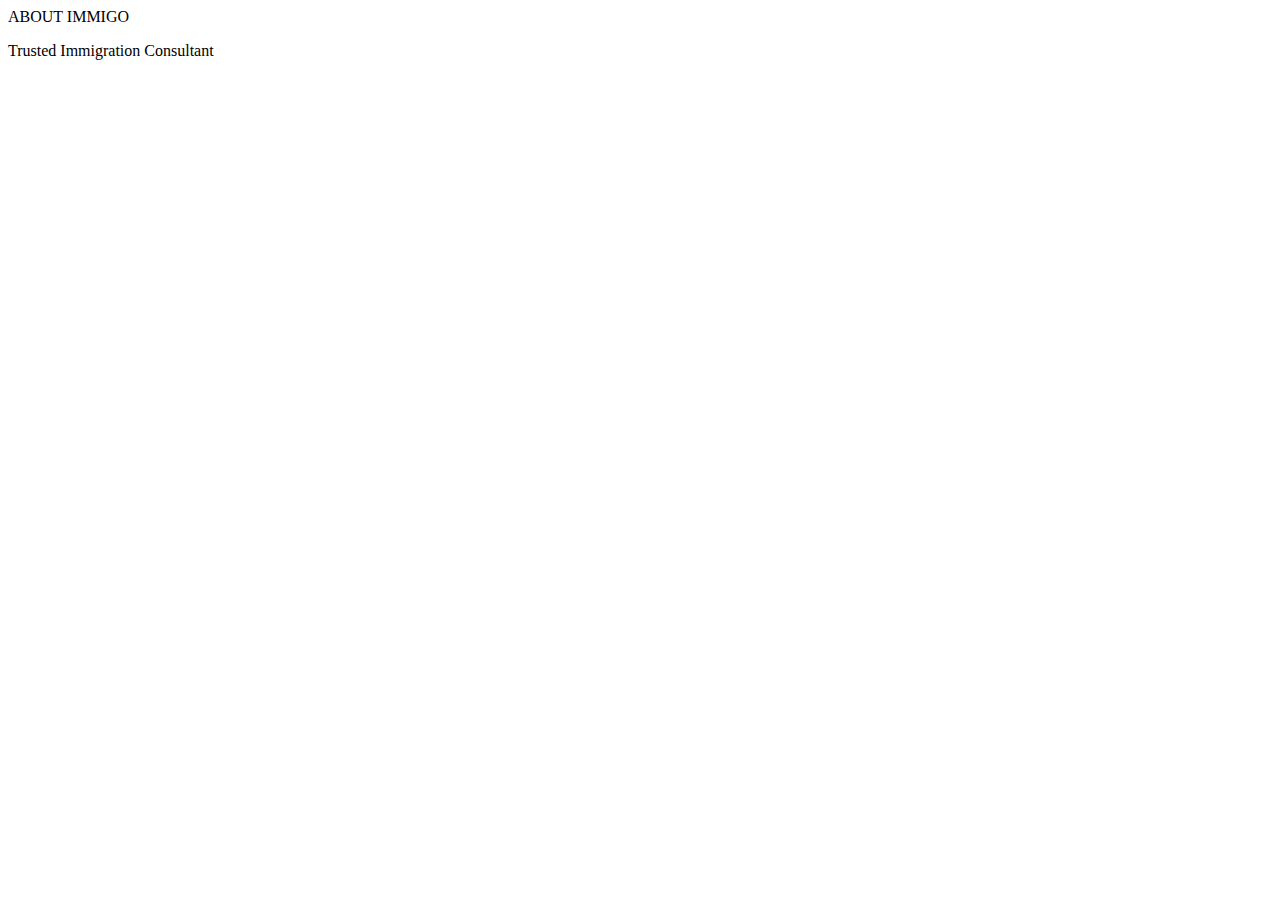
<file: about.html>
<html>

<body>

    <div class="about-container">
        <div class="about-banner">
            <div class="about-banner_div">
                <div class="about-banner_div1">
                    <p>
                        ABOUT IMMIGO
                    </p>
                    <span>Trusted Immigration Consultant</span>
                </div>
            </div>
        </div>
    </div>
</body>

</html>
</file>
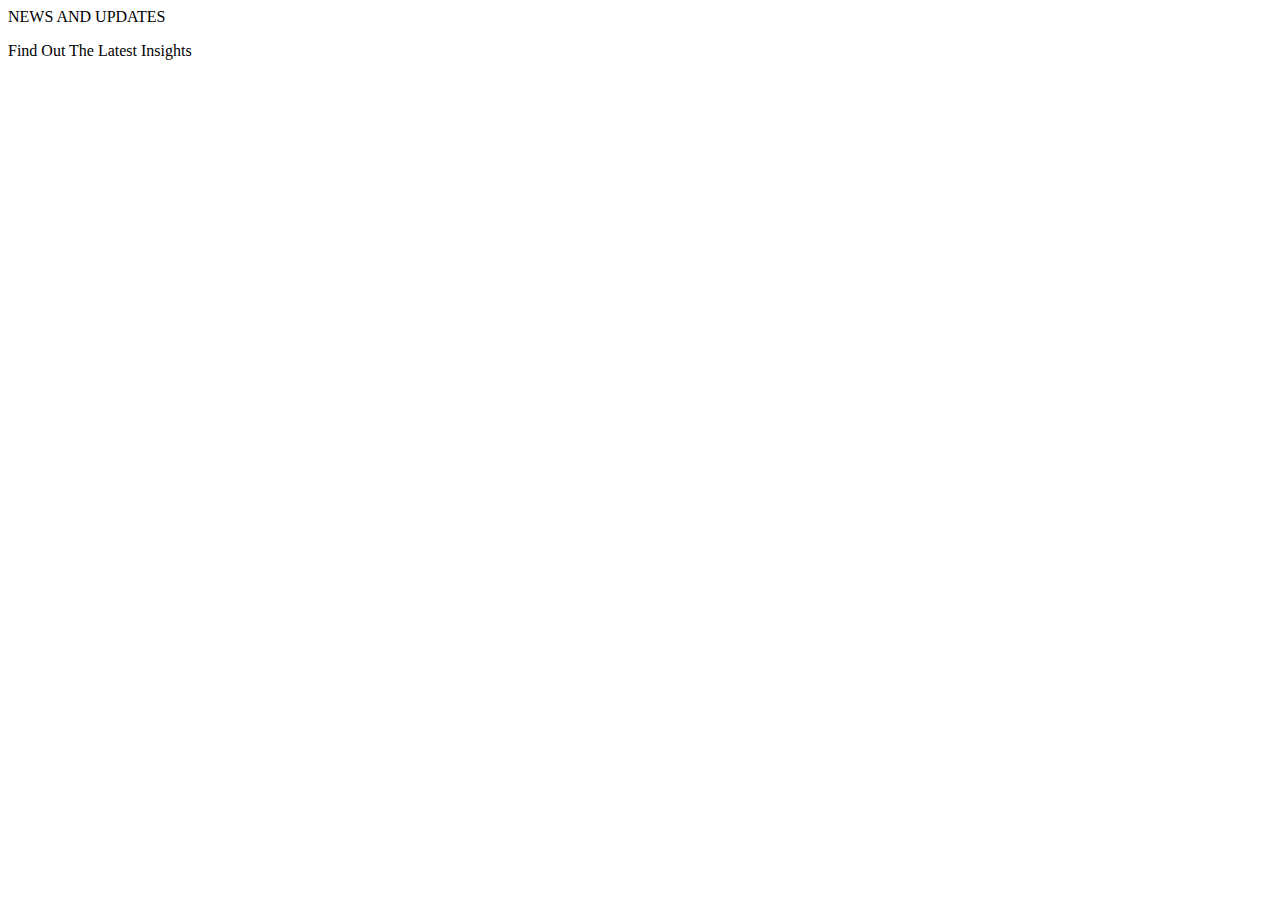
<file: blog.html>
<html>

<body>

    <div class="blog-container">
        <div class="blog-banner">
            <div class="blog-banner_div">
                <div class="blog-banner_div1">
                    <p>
                        NEWS AND UPDATES
                    </p>
                    <span>Find Out The Latest Insights</span>
                </div>
            </div>
        </div>
    </div>
</body>

</html>
</file>
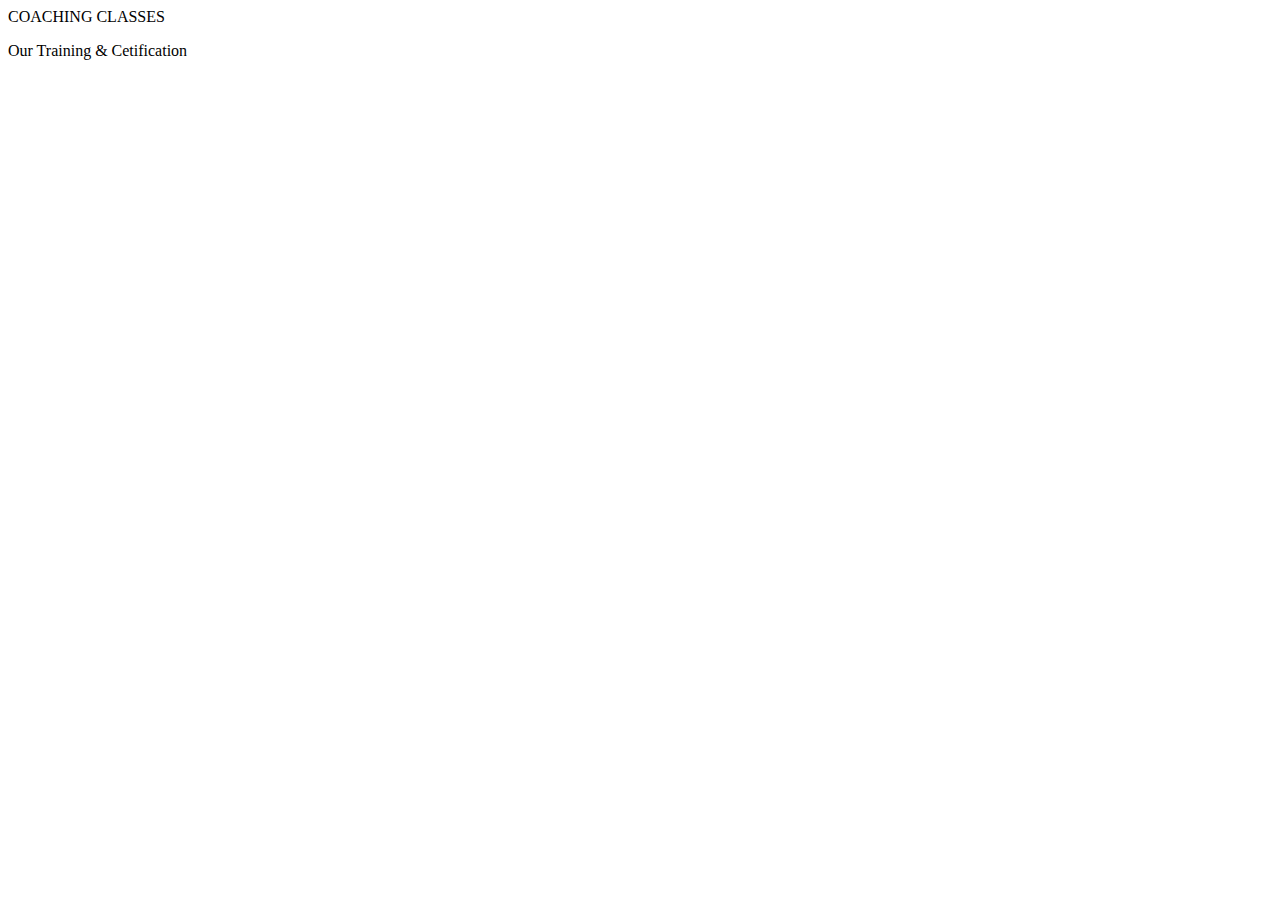
<file: coaching.html>
<html>

<body>

    <div class="cotching-container">
        <div class="cotching-banner">
            <div class="cotching-banner_div">
                <div class="cotching-banner_div1">
                    <p>
                        COACHING CLASSES
                    </p>
                    <span>Our Training & Cetification</span>
                </div>
            </div>
        </div>
    </div>
</body>

</html>
</file>
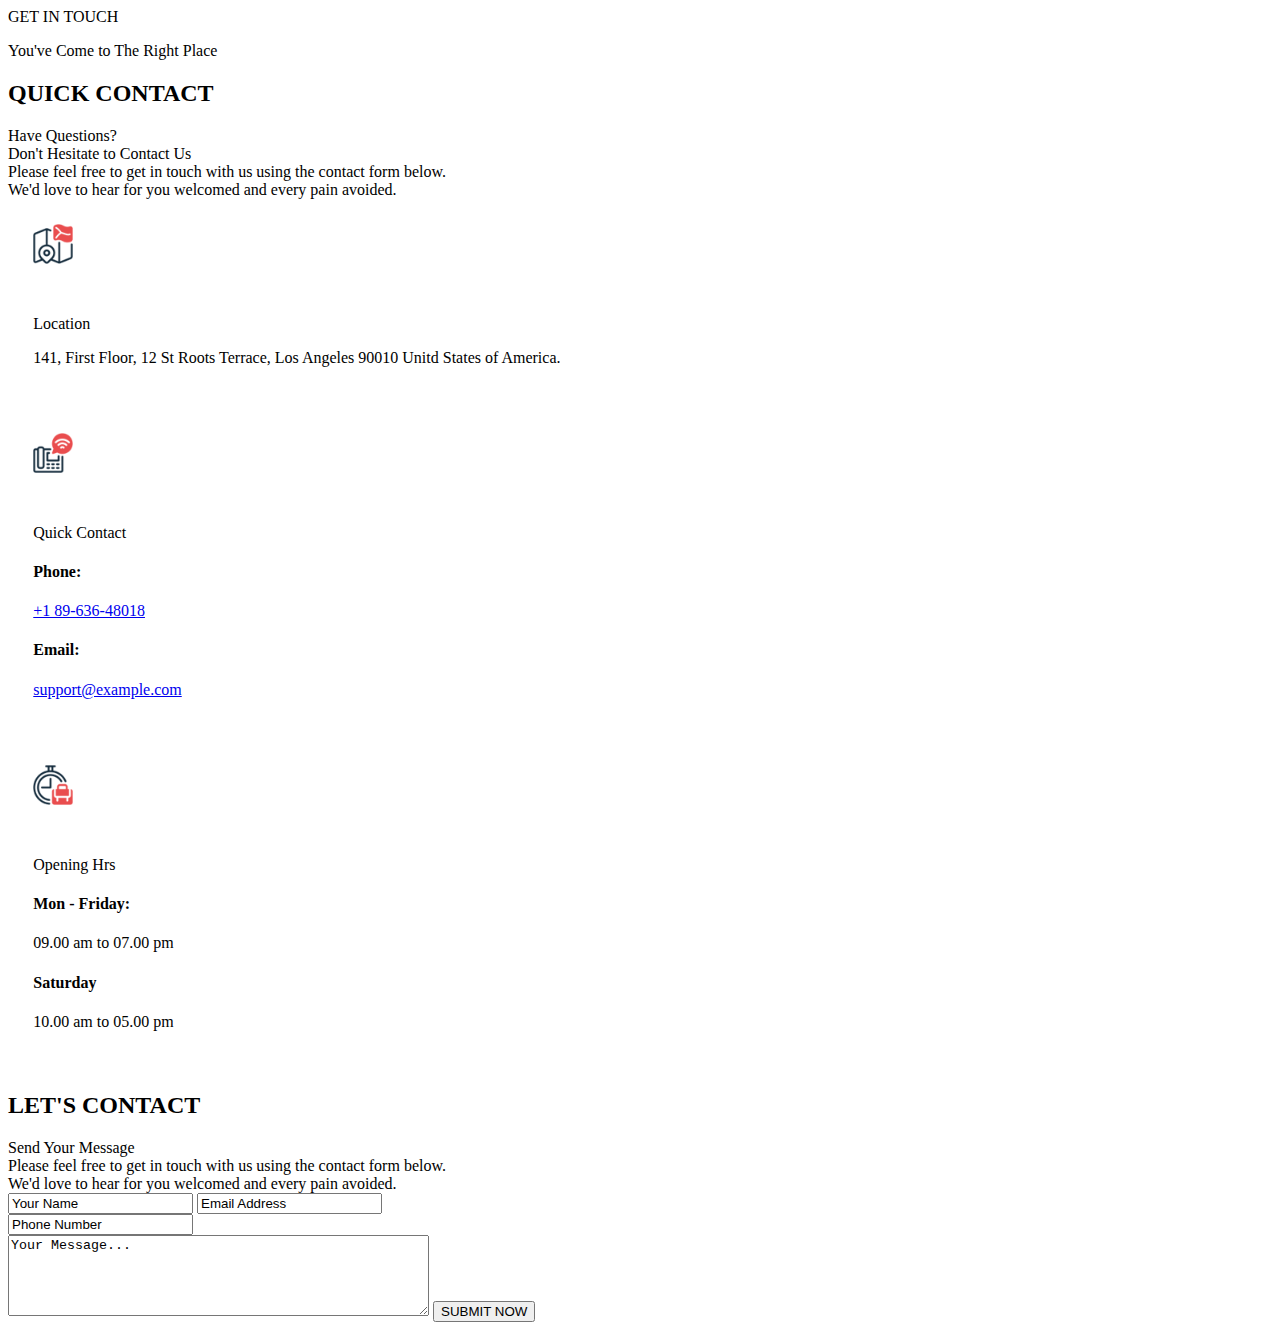
<file: contact.html>
<html>

<body>

    <div class="contact-container">
        <div class="contact-banner">
            <div class="contact-banner_div">
                <div class="contact-banner_div1">
                    <p>
                        GET IN TOUCH
                    </p>
                    <span>You've Come to The Right Place</span>
                </div>
            </div>
        </div>
    </div>
    <div>
        <div class="contact-info1">
            <div class="contact-info1-left">
                <div>
                    <h2>QUICK CONTACT</h2>
                    <div class="contacts">
                        <span>Have Questions?<br />
                            Don't Hesitate to Contact Us</span>
                    </div>
                    <div class="contacts1">
                        <span>Please feel free to get in touch with us using the contact form below.<br /> We'd love to hear
                            for you welcomed and every pain avoided.</span>
                    </div>
                    <div class="contact_information">
                        <div style="padding: 2%; "><img src="./assets/icon-56.png" width="40" ></div>
                        <div style="padding: 2%;">
                            <span>Location</span>
                            <p>141, First Floor, 12 St Roots Terrace, Los Angeles 90010 Unitd States of America.</p>
                        </div>
                    </div>
                    <div class="contact_information1">
                        <div class="contact_information">
                            <div style="padding: 2%; "><img src="./assets/icon-57.png" width="40" ></div>
                            <div style="padding: 2%;">
                                <span>Quick Contact</span>
                                <h4>Phone:</h4>
                                <p><a href="tel:+1 89-636-48018">+1 89-636-48018</a></p>
                                <h4>Email:</h4>
                                <p><a href="mailto:support@example.com">support@example.com</a></p>
                            </div>
                        </div>
                        <div class="contact_information">
                            <div style="padding: 2%; "><img src="./assets/icon-58.png" width="40" ></div>
                            <div style="padding: 2%;">
                                <span>Opening Hrs</span>
                                <h4>Mon - Friday:</h4>
                                <p>09.00 am to 07.00 pm</p>
                                <h4>Saturday</h4>
                                <p>10.00 am to 05.00 pm</p>
                            </div>
                        </div>
                    </div>
                </div>
            </div>
            <div class="contact-info1-right">
                <div>
                    <h2>LET'S CONTACT</h2>
                    <div class="contacts">
                        <span>Send Your Message</span>
                    </div>
                    <div class="contacts1">
                        <span>Please feel free to get in touch with us using the contact form below.<br />We'd love to hear
                            for you welcomed and every pain avoided.</span>
                    </div>
                    <div class="contact_form">
                        <form>
                            <div class="contact_form_info">
                                <input type="text" name="name" value="Your Name" />
                                <input type="text" name="email" value="Email Address" />
                            </div>
                            <input type="text" name="phone_no" value="Phone Number" /><br/>
                            <textarea cols="50" rows="5" >Your Message...</textarea>
                            <button>SUBMIT NOW <i class="fa fa-chevron-right"></i></button>
                        </form>
                    </div>
                </div>
            </div>
        </div>
    </div>
</body>

</html>
</file>
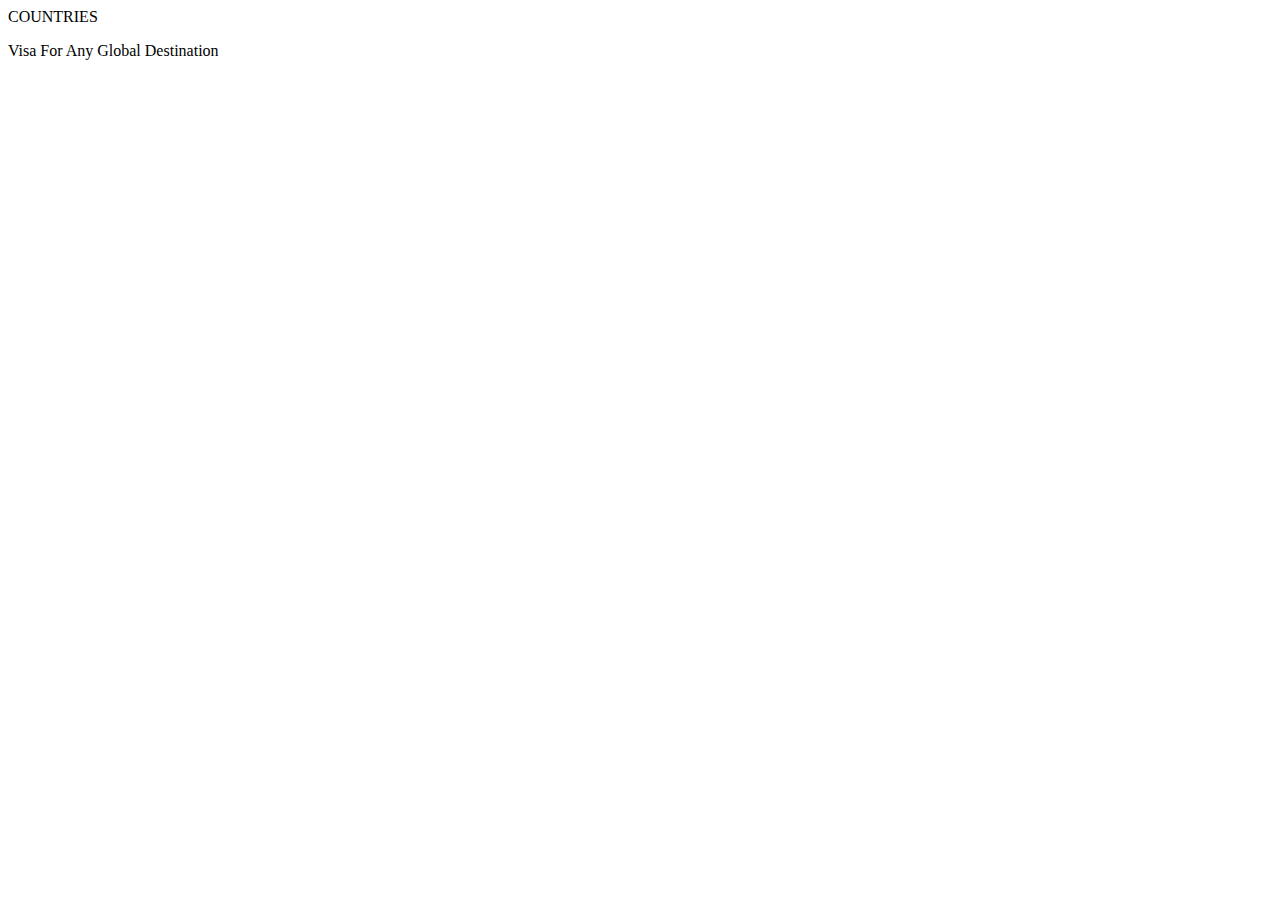
<file: countries.html>
<html>

<body>

    <div class="countries-container">
        <div class="countries-banner">
            <div class="countries-banner_div">
                <div class="countries-banner_div1">
                    <p>
                        COUNTRIES
                    </p>
                    <span>Visa For Any Global Destination</span>
                </div>
            </div>
        </div>
    </div>
</body>

</html>
</file>
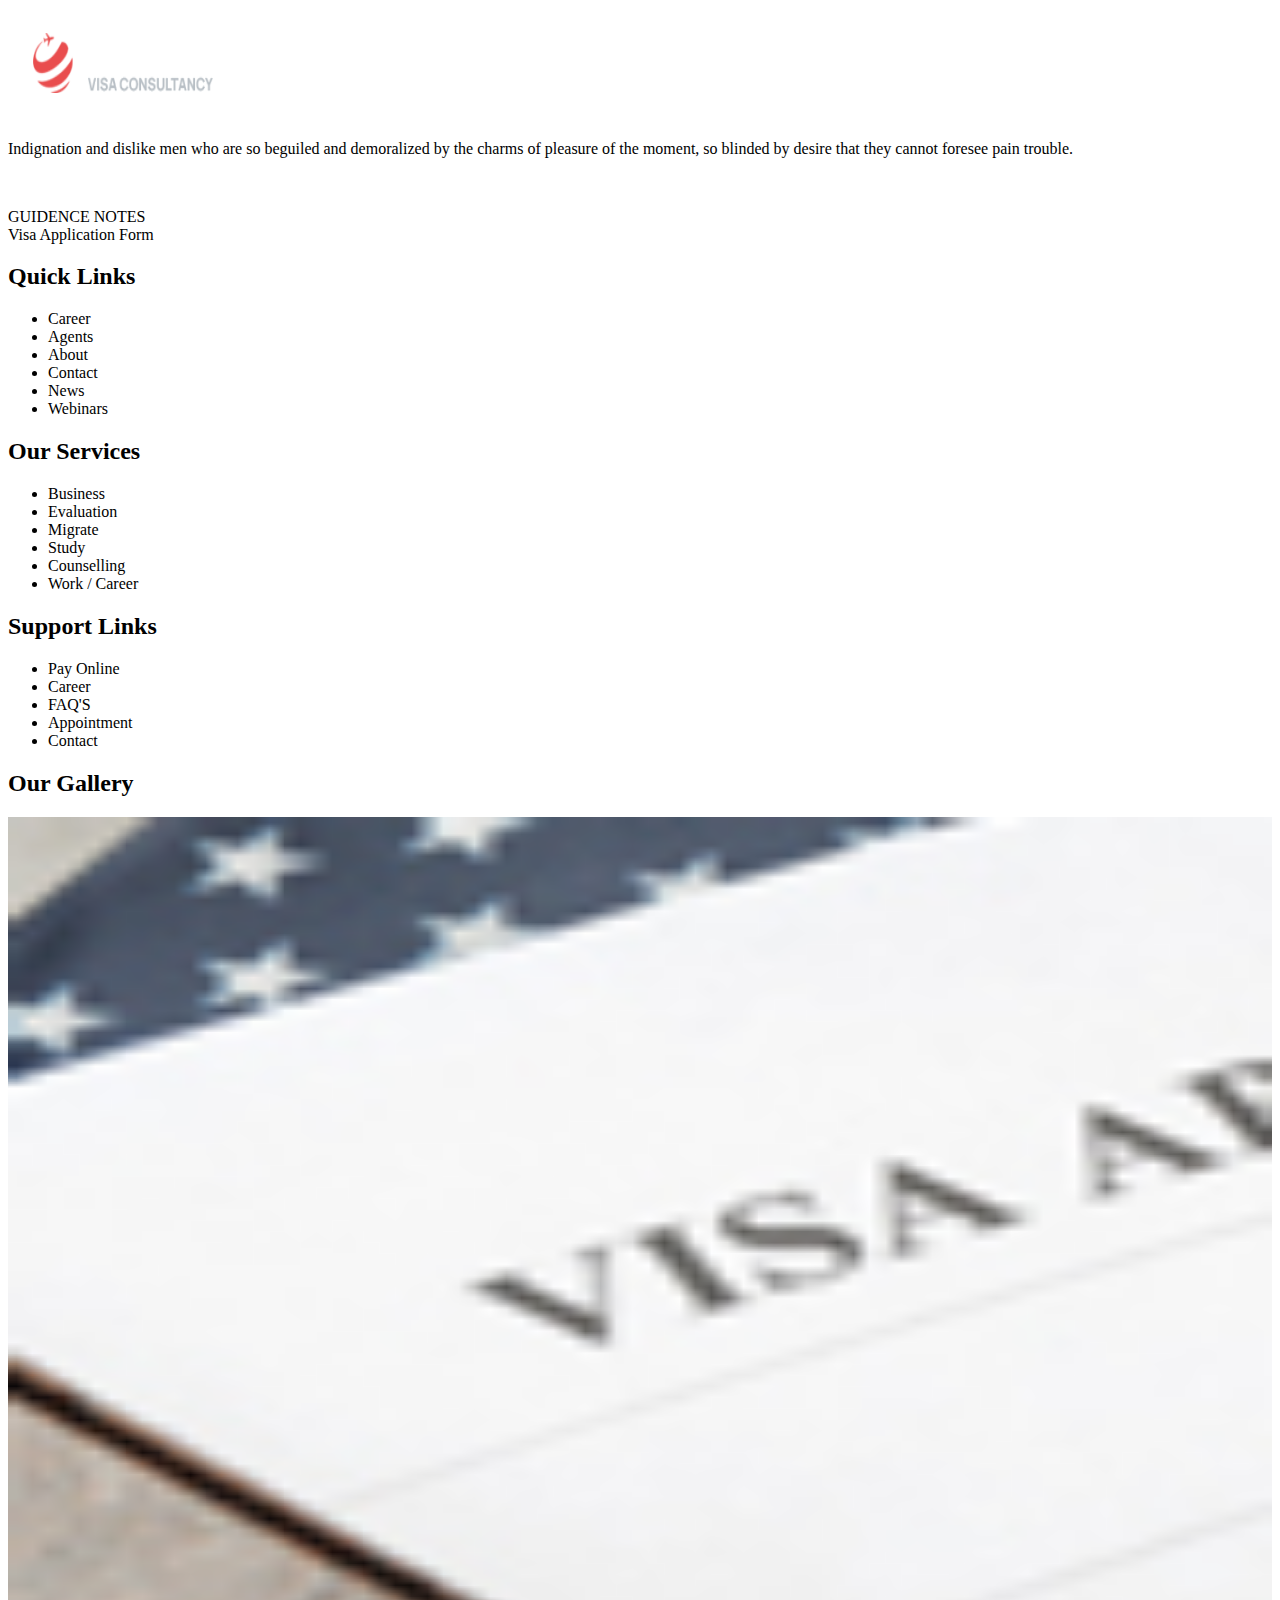
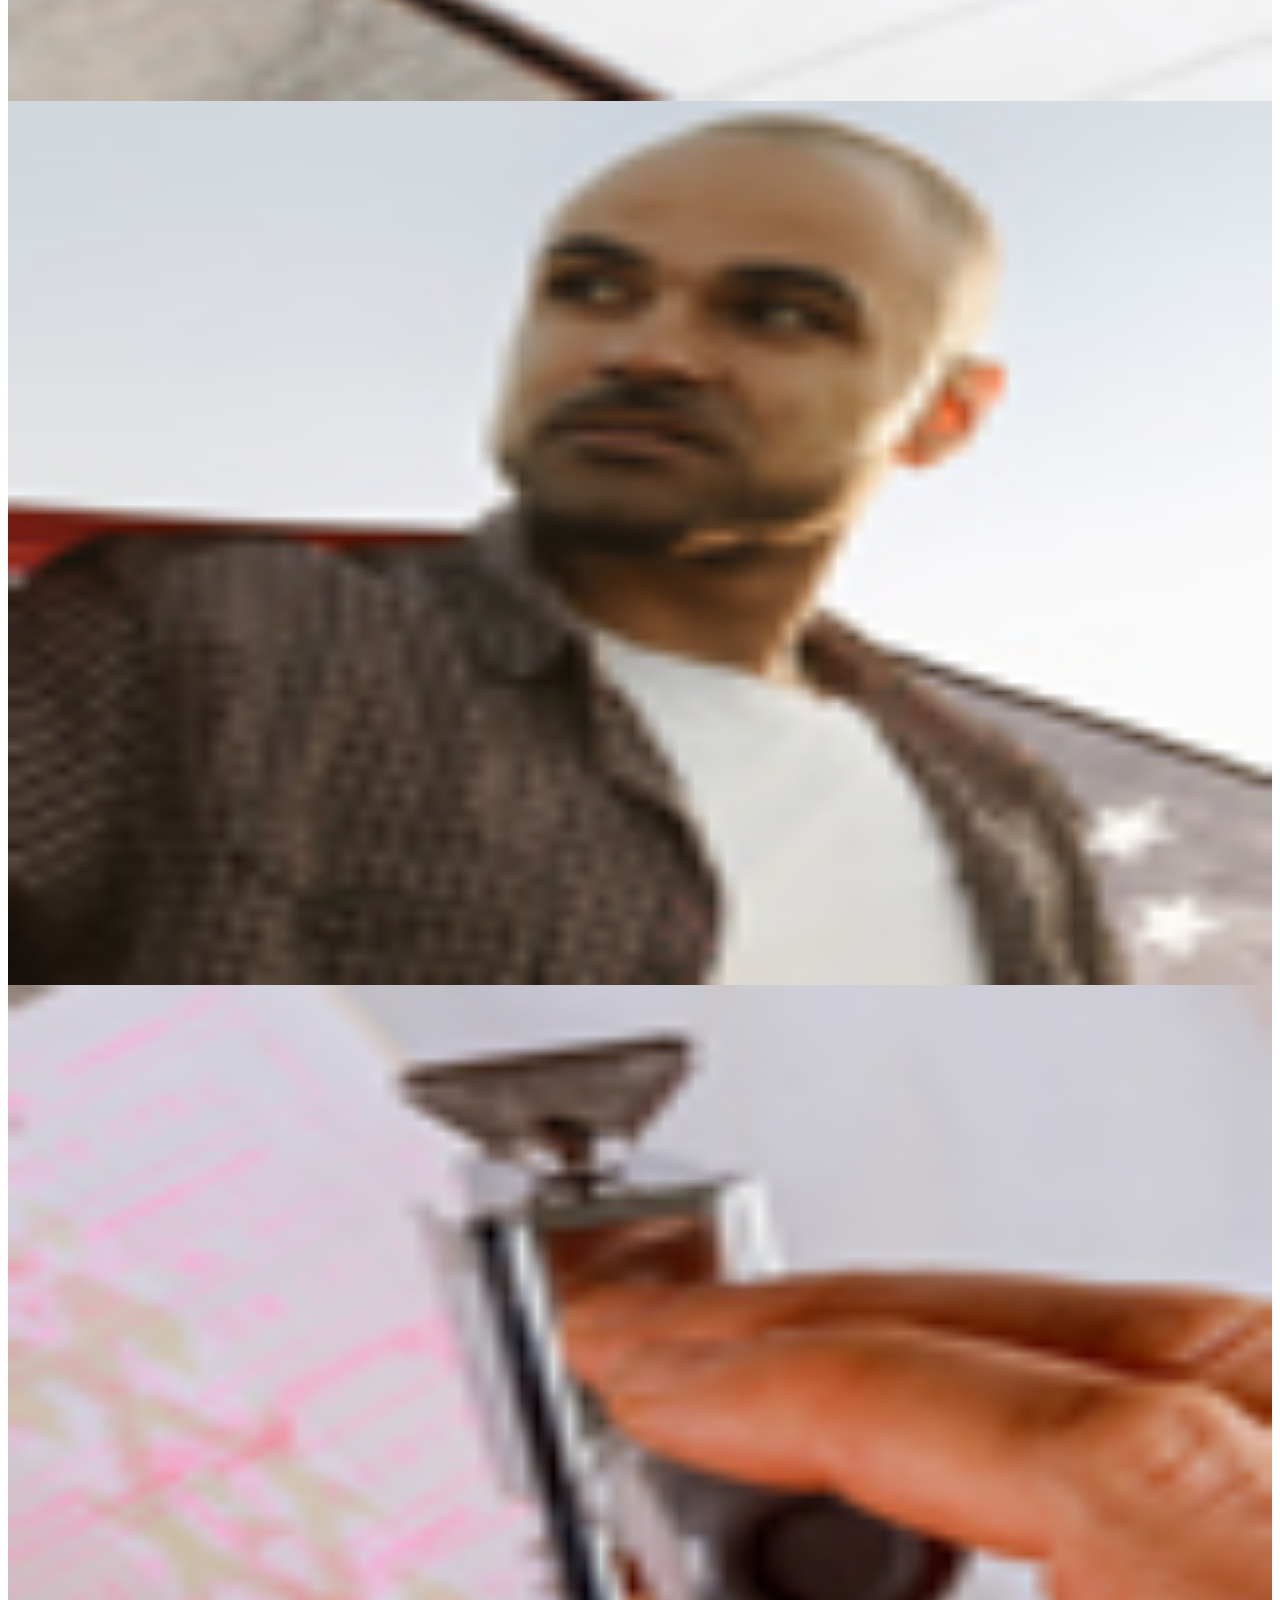
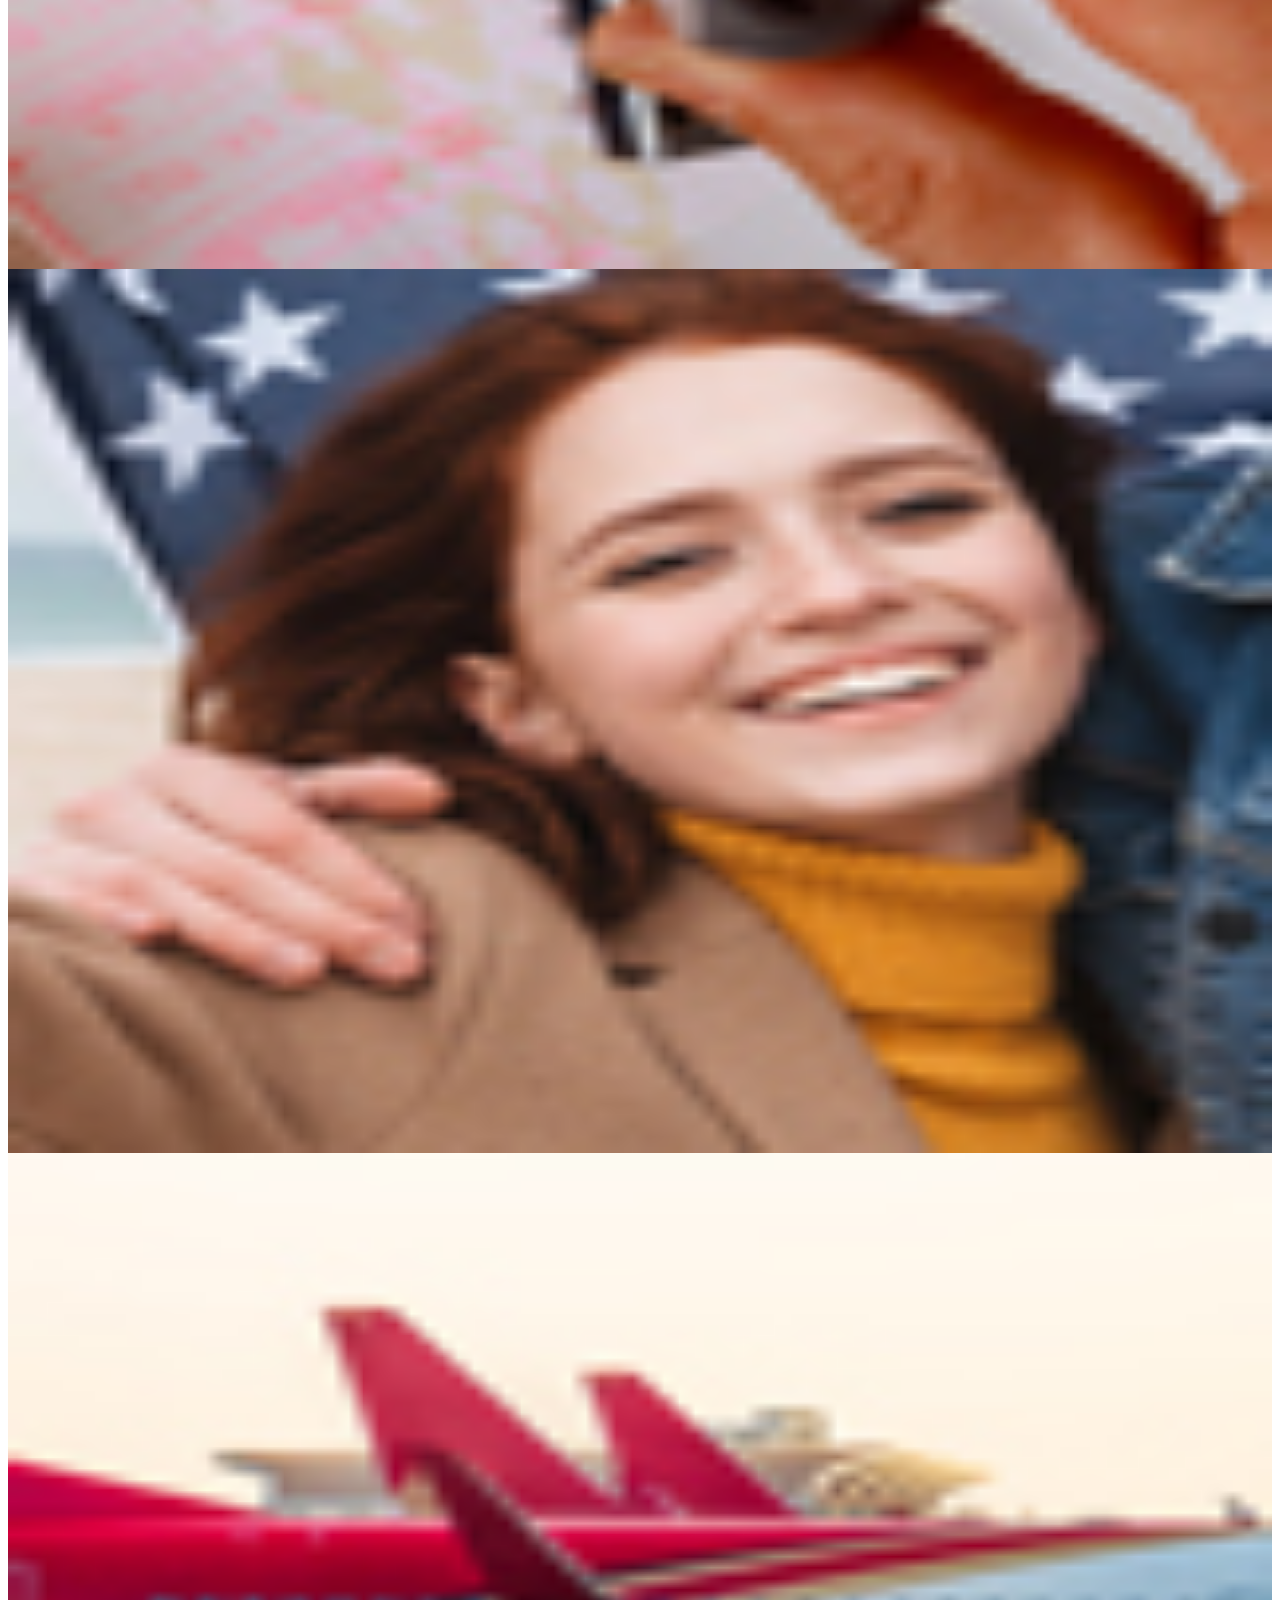
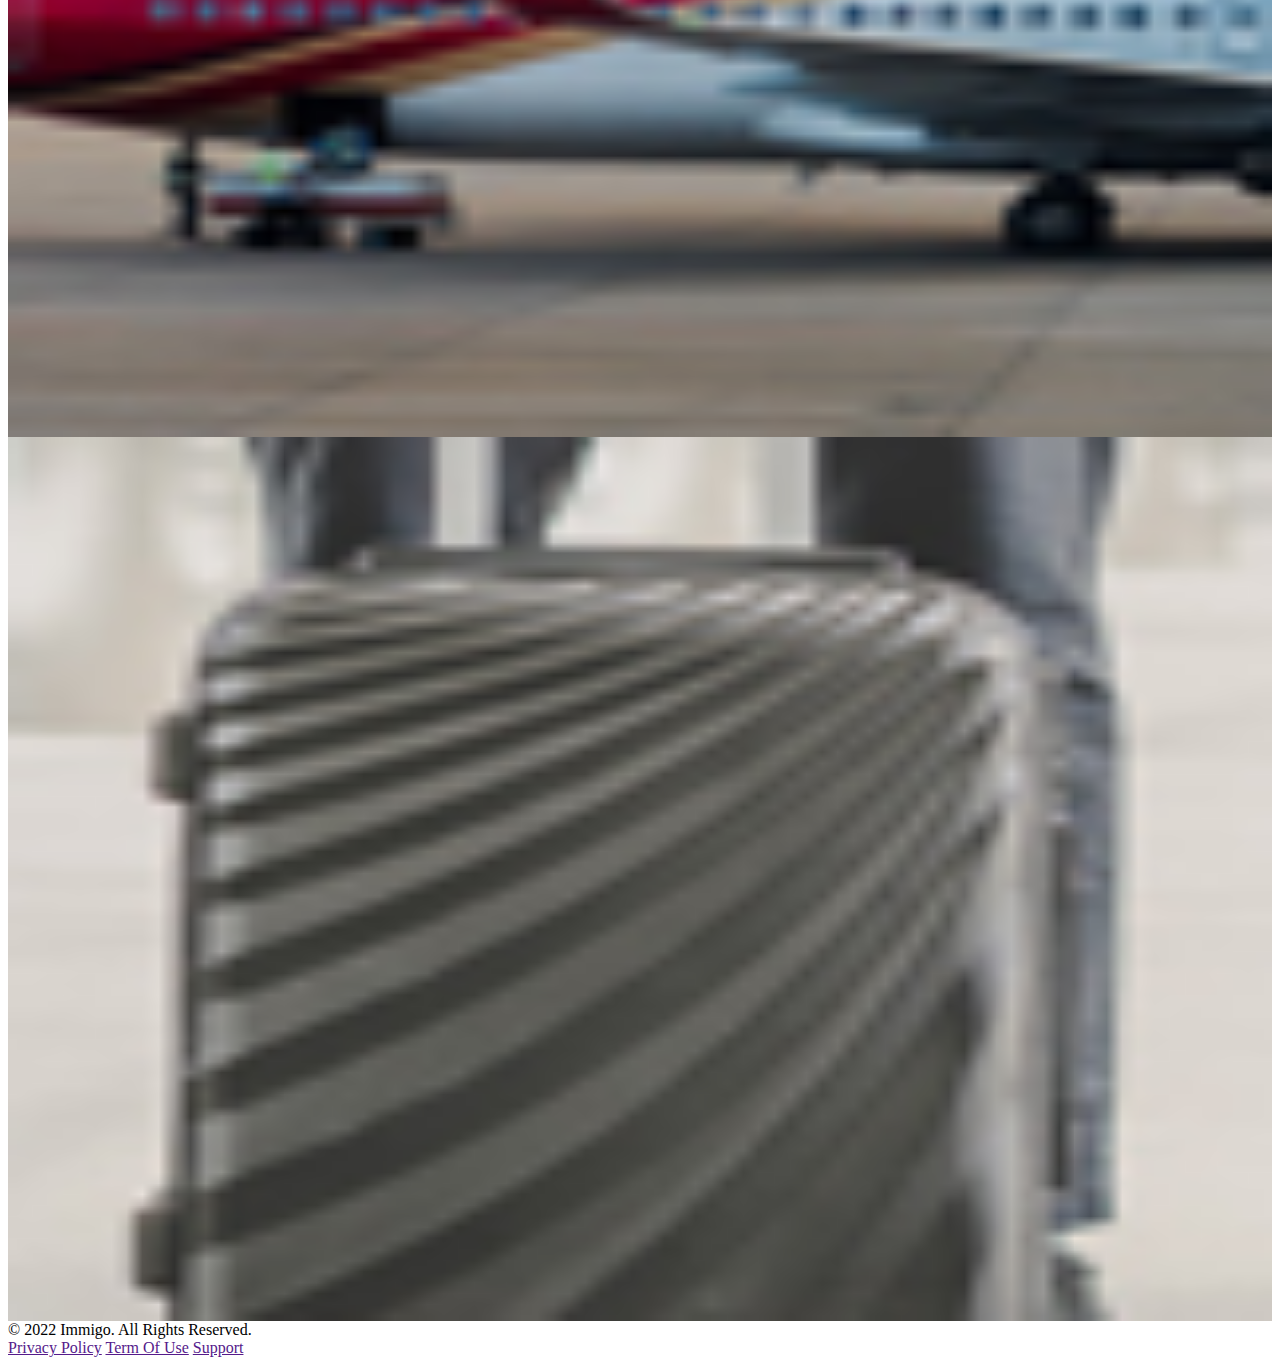
<file: footer.html>
<html>

<body>
    <div class="footer_detail1">
        <div><img src="./assets/footer-logo.png" alt="" width="180px" height="60px"
                style="padding: 2%; margin-bottom: 5px;" />
            <p>Indignation and dislike men who are so beguiled and demoralized by the charms of pleasure of the moment,
                so blinded by desire that they cannot foresee pain trouble.</p>
            <div class="footer_Detail">
                <div class="footers">
                    <i class="fa fa-file-pdf-o" style="padding: 5%; font-size: 30px;"></i>
                </div>
                <div class="footer_detail_part">
                    <span class="footer_detail_part_heading">GUIDENCE NOTES</span><br />
                    <span>Visa Application Form</span>
                </div>
            </div>
        </div>
        <div class="quick_links">
            <h2>Quick Links</h2>
            <ul>
                <li><i class="fa fa-circle"></i><i class="fa fa-circle"></i><span>Career</span></li>
                <li><i class="fa fa-circle"></i><i class="fa fa-circle"></i><span>Agents</span></li>
                <li><i class="fa fa-circle"></i><i class="fa fa-circle"></i><span>About</span></li>
                <li><i class="fa fa-circle"></i><i class="fa fa-circle"></i><span>Contact</span></li>
                <li><i class="fa fa-circle"></i><i class="fa fa-circle"></i><span>News</span></li>
                <li><i class="fa fa-circle"></i><i class="fa fa-circle"></i><span>Webinars</span></li>
            </ul>
        </div>
        <div class="services">
            <h2>Our Services</h2>
            <ul>
                <li><i class="fa fa-circle"></i><i class="fa fa-circle"></i><span>Business</span></li>
                <li><i class="fa fa-circle"></i><i class="fa fa-circle"></i><span>Evaluation</span></li>
                <li><i class="fa fa-circle"></i><i class="fa fa-circle"></i><span>Migrate</span></li>
                <li><i class="fa fa-circle"></i><i class="fa fa-circle"></i><span>Study</span></li>
                <li><i class="fa fa-circle"></i><i class="fa fa-circle"></i><span>Counselling</span></li>
                <li><i class="fa fa-circle"></i><i class="fa fa-circle"></i><span>Work / Career</span></li>
            </ul>
        </div>
        <div class="support_links">
            <h2>Support Links</h2>
            <ul>
                <li><i class="fa fa-circle"></i><i class="fa fa-circle"></i><span>Pay Online</span></li>
                <li><i class="fa fa-circle"></i><i class="fa fa-circle"></i><span>Career</span></li>
                <li><i class="fa fa-circle"></i><i class="fa fa-circle"></i><span>FAQ'S</span></li>
                <li><i class="fa fa-circle"></i><i class="fa fa-circle"></i><span>Appointment</span></li>
                <li><i class="fa fa-circle"></i><i class="fa fa-circle"></i><span>Contact</span></li>
            </ul>
        </div>
        <div class="our_gallery">
            <div>
            <h2>Our Gallery</h2>
            <div class="Gallery">
                <img src="./assets/footer-1.jpg" alt="" width="100%" height="100%" />
                <img src="./assets/footer-2.jpg" alt="" width="100%" height="100%" />
                <img src="./assets/footer-3.jpg" alt="" width="100%" height="100%" />
                <img src="./assets/footer-4.jpg" alt="" width="100%" height="100%" />
                <img src="./assets/footer-5.jpg" alt="" width="100%" height="100%" />
                <img src="./assets/footer-6.jpg" alt="" width="100%" height="100%" />
            </div>
        </div>
        </div>
    </div>
    <div class="footer_detail2">
        <div class="left">
            <span>© 2022 Immigo. All Rights Reserved.</span>
        </div>
        <div class="right">
            <a href="">Privacy Policy</a>
            <a href="" >Term Of Use</a>
            <a href="" >Support</a>
            
        </div>
    </div>
</body>

</html>
</file>
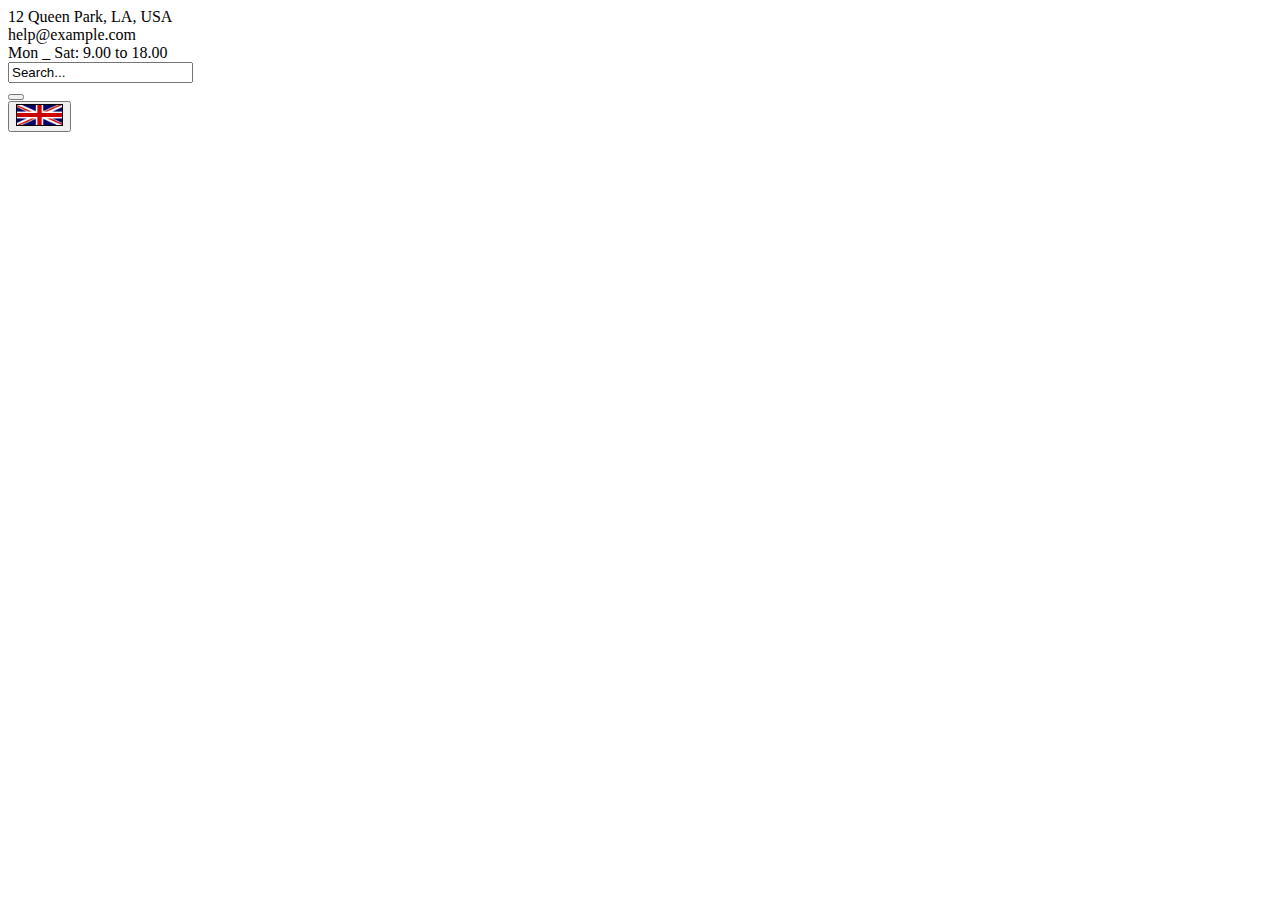
<file: header1.html>
<!DOCTYPE html>
<html lang="en">

<body>
    <div class="heading">
        <i class="fa fa-map-marker"> </i>
        <span>12 Queen Park, LA, USA</span>
    </div>
    <div class="heading">
        <i class="fa fa-envelope-o"></i>
        <span><a herf="mailto:help@example.com">help@example.com</a></span>
    </div>
    <div class="heading">
        <i class="fa fa-clock-o"></i>
        <span>Mon _ Sat: 9.00 to 18.00</span>
    </div>
    <div class="heading search-box">
        <div><input type="text" name="search" class="search" value="Search..." /></div>
        <div>
            <button class="search-button"><i class="fa fa-search"></i></button></div>
    </div>
    <div class="heading head">
        <button class="lng-button"><img src="./assets/Flag-United-Kingdom.png" alt="" width="45px" height="20px"
                style="border: 1px solid black;" /></button>
    </div>
</body>

</html>
</file>
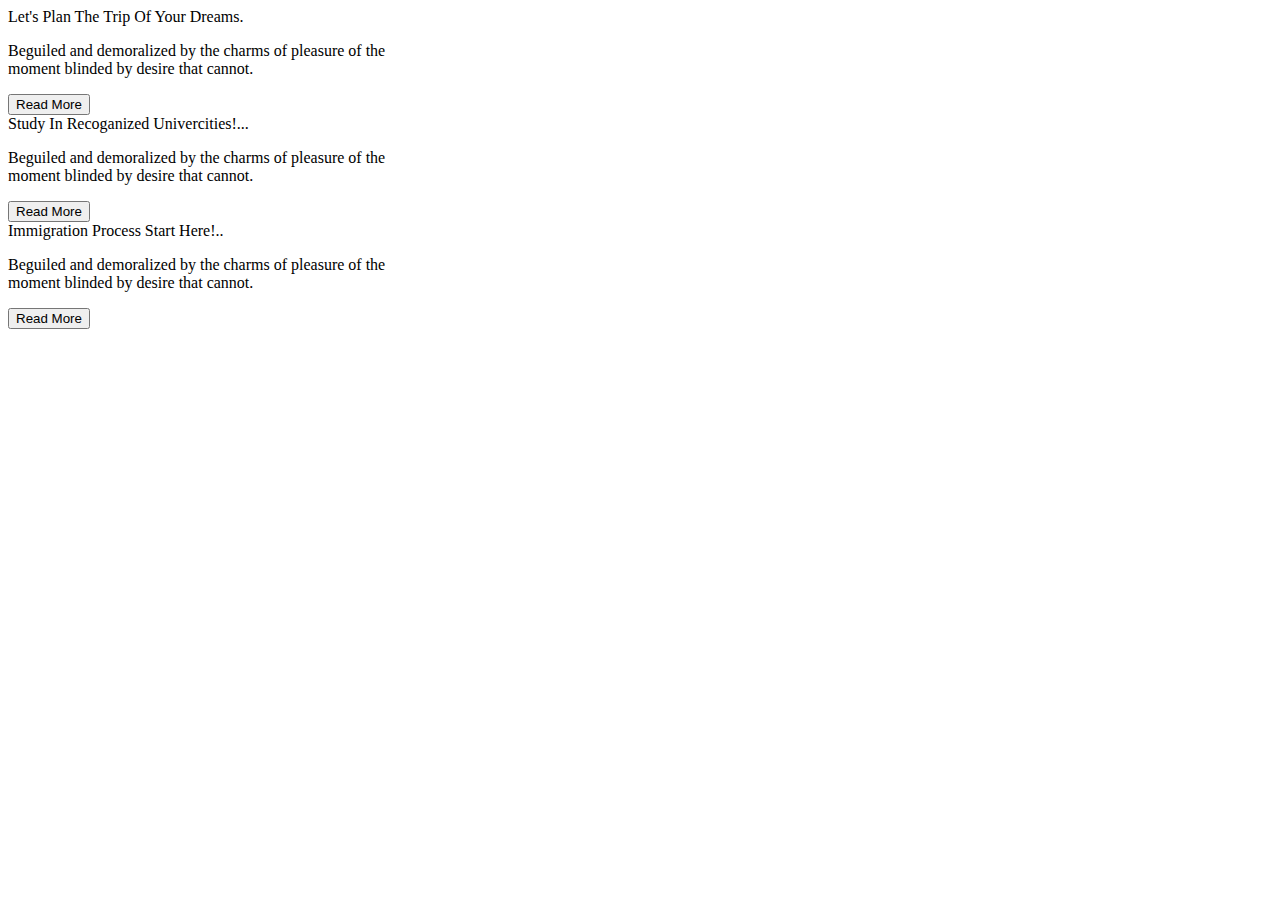
<file: home.html>
<html>

<body>

    <div class="swiper-container">
        <div class="swiper-wrapper">
            <div class="swiper-slide banner1">
                <div class="banner1_div">
                    <div  class="banner1_div1">
                        <div class="banner1_div2">
                        <span>Let's Plan The Trip Of Your Dreams.</span>
                        <p>Beguiled and demoralized by the charms of pleasure of the
                            <br />moment blinded by desire that cannot.
                        </p>
                        <button class="banner-button">Read More <i class="fa fa-chevron-right"></i></button>
                    </div>
                    </div>
                </div>
            </div>
            <div class="swiper-slide banner2">
                <div class="banner2_div">
                    <div class="banner2_div1">
                    <div  class="banner2_div2">
                        <span>Study In Recoganized Univercities!...</span>
                        <p>Beguiled and demoralized by the charms of pleasure of the
                            <br />moment blinded by desire that cannot.
                        </p>
                        <button class="banner-button">Read More <i class="fa fa-chevron-right"></i></button>
                    </div>
                    </div>

                </div>
            </div>
            <div class="swiper-slide banner3">
                <div class="banner3_div">
                    <div class="banner3_div1">
                    <div  class="banner3_div2">
                        <span>Immigration Process Start Here!..</span>
                        <p>Beguiled and demoralized by the charms of pleasure of the
                            <br />moment blinded by desire that cannot.
                        </p>
                        <button class="banner-button">Read More <i class="fa fa-chevron-right"></i></button>
                    </div>
                    </div>
                </div>
            </div>
        </div>
        <!-- Add Pagination -->
        <div class="swiper-pagination"></div>
        <!-- Add Arrows -->
        <div class="swiper-button-next"></div>
        <div class="swiper-button-prev"></div>
    </div>
    <div id="section1"></div>
    <div id="section4"></div>
    <script>
        $(function () {
            $("#section1").load("section1.html")
            $("#section4").load("section4.html")
        });
        var swiper = new Swiper('.swiper-container', {
            slidesPerView: 1,
            spaceBetween: 30,
            centeredSlides: true,
            autoplay: {
                delay: 2500,
                disableOnInteraction: false,
            },
            pagination: {
                el: '.swiper-pagination',
                clickable: true,
            },
            navigation: {
                nextEl: '.swiper-button-next',
                prevEl: '.swiper-button-prev',
            },
        });
    </script>
</body>

</html>
</file>
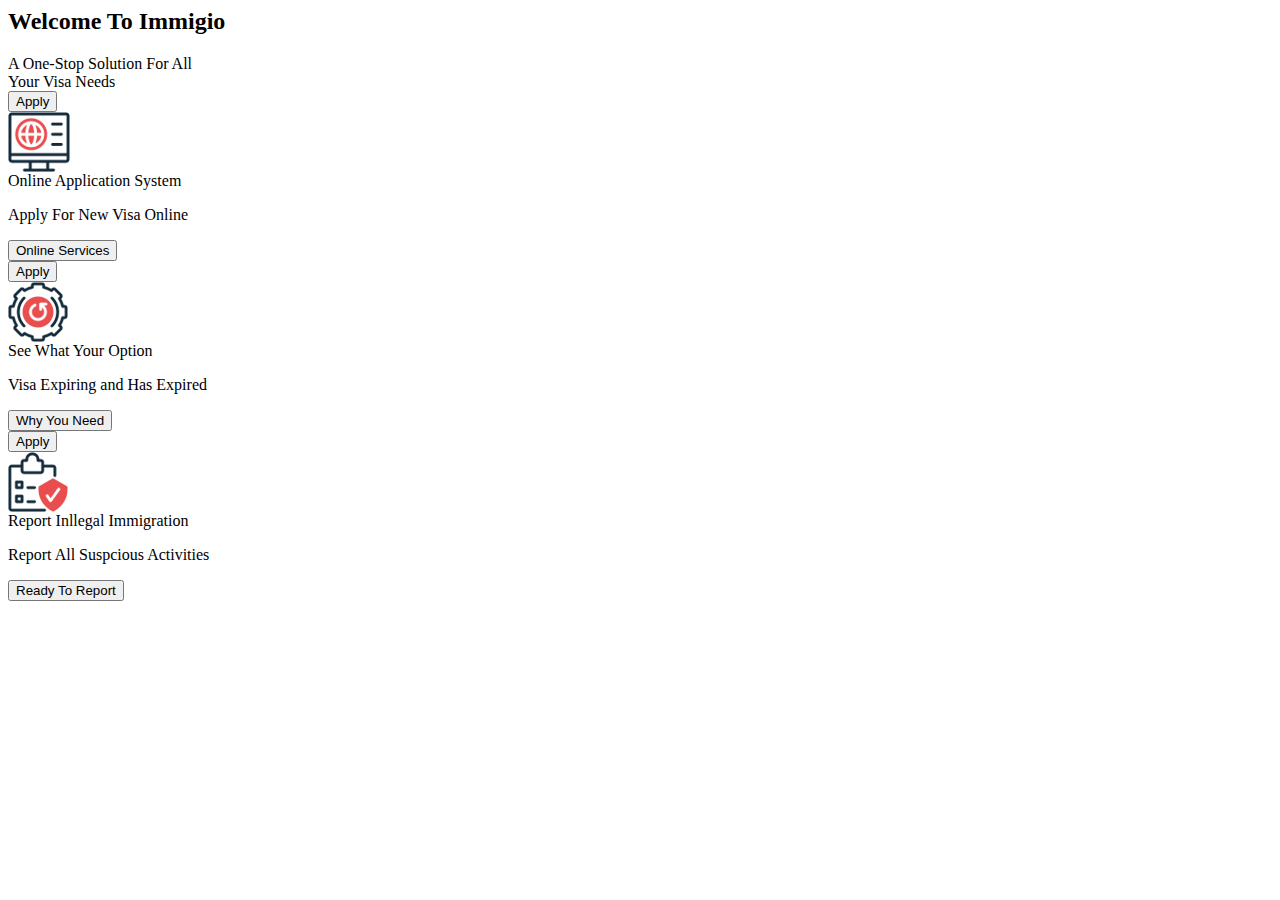
<file: section1.html>
<html>

<body>
    <div class="home-section1-info">
        <div class="home-section1-info1">
            <div>
                <h2>Welcome To Immigio</h2>
                <span>A One-Stop Solution For All<br />
                    Your Visa Needs</span>
            </div>
        </div>
        <div class="swiper-container1">
            <div class="swiper-wrapper">
                <div class="swiper-slide card1">
                    <div class="c1">
                        <div class="card1_info">
                            <div class="card1-detail">
                                <button>Apply</button>
                            </div>
                        </div>
                        <div class="card1_img">
                            <img src="./assets/icon-1.png" alt="" />
                        </div>
                        <div class="card1_detail1">
                            <span>Online Application System</span>
                            <p>Apply For New Visa Online</p>
                        </div>
                        <div class="card1_buttons">
                            <button>Online Services <i class=" fa fa-chevron-right"></i></button>
                        </div>
                    </div>
                </div>
                <div class="swiper-slide card1">
                    <div>
                        <div class="card1_info">
                            <div class="card1-detail">
                                <button>Apply</button>
                            </div>
                        </div>
                        <div class="card1_img">
                            <img src="./assets/icon-2.png" alt="" />
                        </div>
                        <div class="card1_detail1">
                            <span>See What Your Option</span>
                            <p>Visa Expiring and Has Expired</p>
                        </div>
                        <div class="card1_buttons">
                            <button>Why You Need<i class=" fa fa-chevron-right"></i></button>
                        </div>
                    </div>
                </div>
                <div class="swiper-slide card1">
                    <div>
                        <div class="card1_info">
                            <div class="card1-detail">
                                <button>Apply</button>
                            </div>
                        </div>
                        <div class="card1_img">
                            <img src="./assets/icon-3.png" alt="" />
                        </div>
                        <div class="card1_detail1">
                            <span>Report Inllegal Immigration</span>
                            <p>Report All Suspcious Activities</p>
                        </div>
                        <div class="card1_buttons">
                            <button>Ready To Report <i class=" fa fa-chevron-right"></i></button>
                        </div>
                    </div>
                </div>
            </div>
            <!-- Add Pagination -->
            
        <div class="swiper-pagination1"></div>
        </div>
        
    </div>

    <script>
        var swiper1 = new Swiper('.swiper-container1', {
            slidesPerView: 3,
            spaceBetween: 30,
            centeredSlides: true,
            autoplay: {
                delay: 2500,
                disableOnInteraction: false,
            },
            pagination: {
                el: '.swiper-pagination1',
                type: "fraction"
            },
        });
    </script>
</body>

</html>
</file>
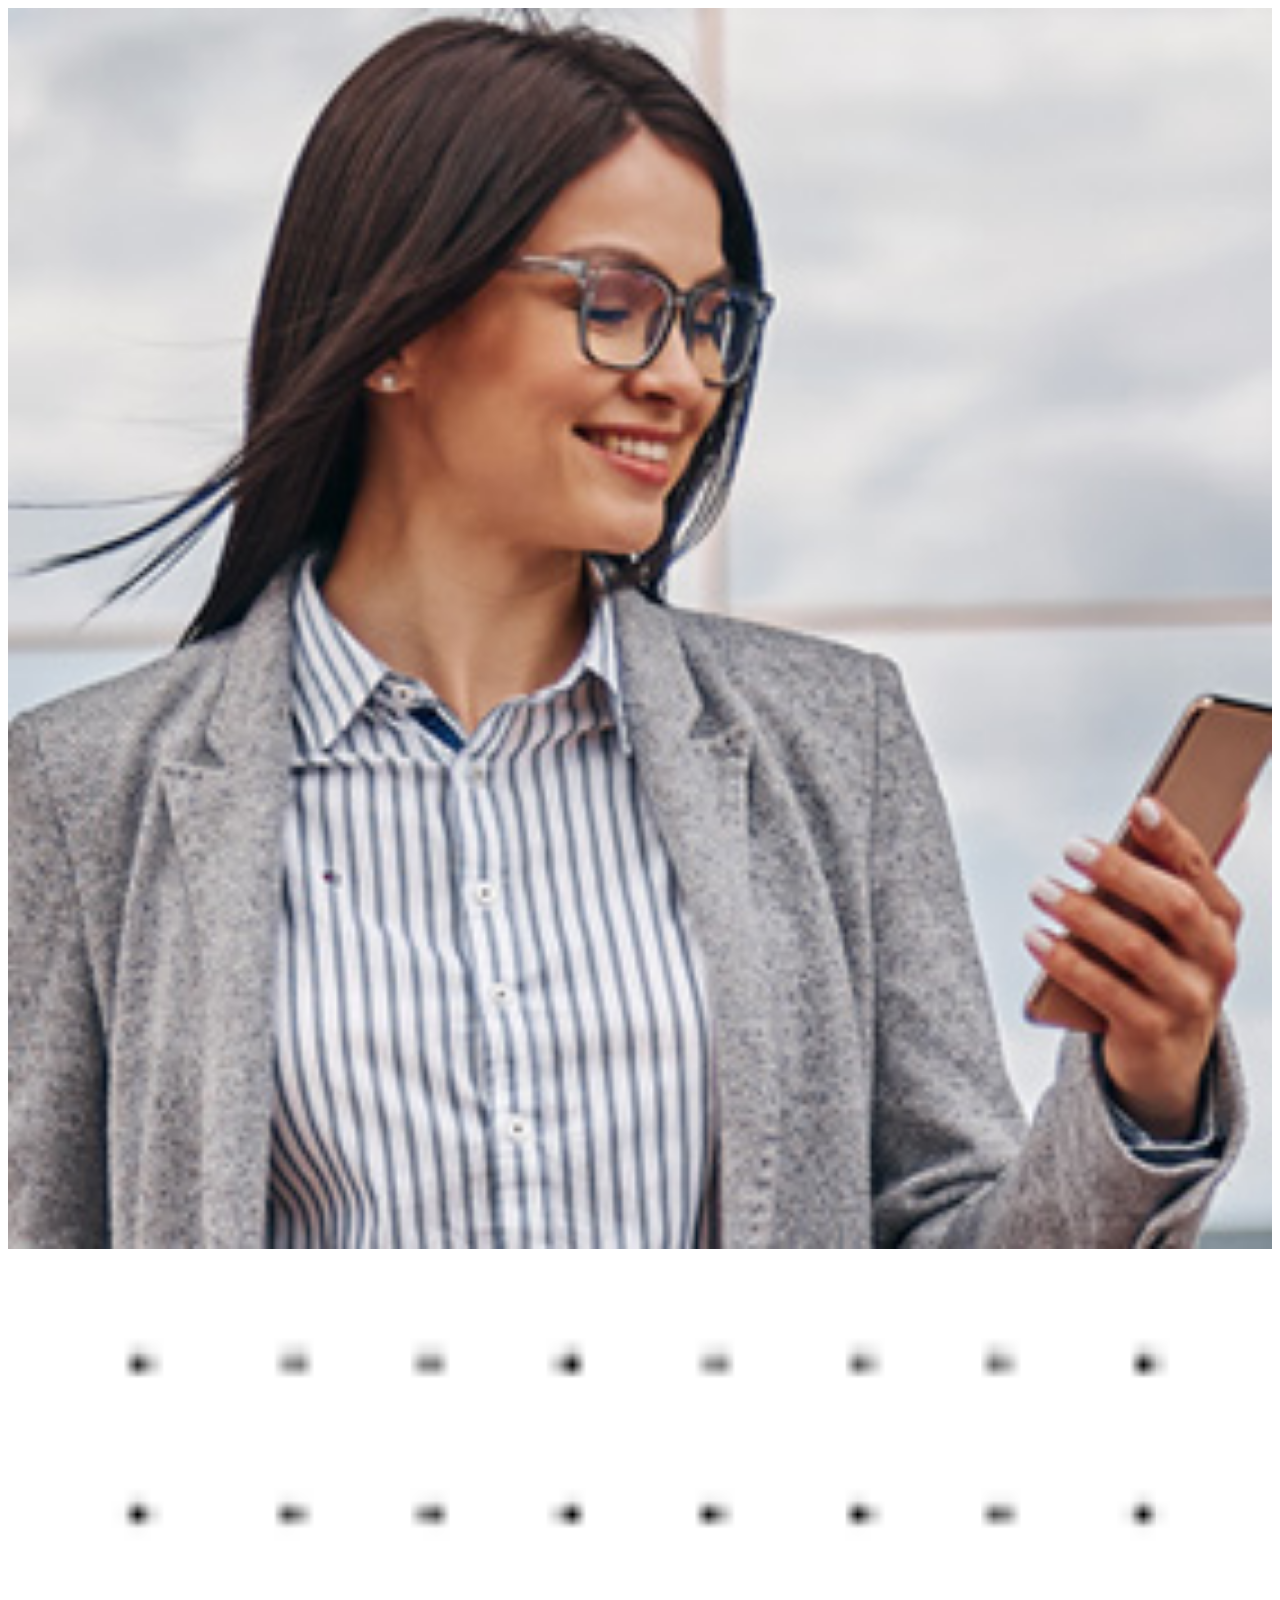
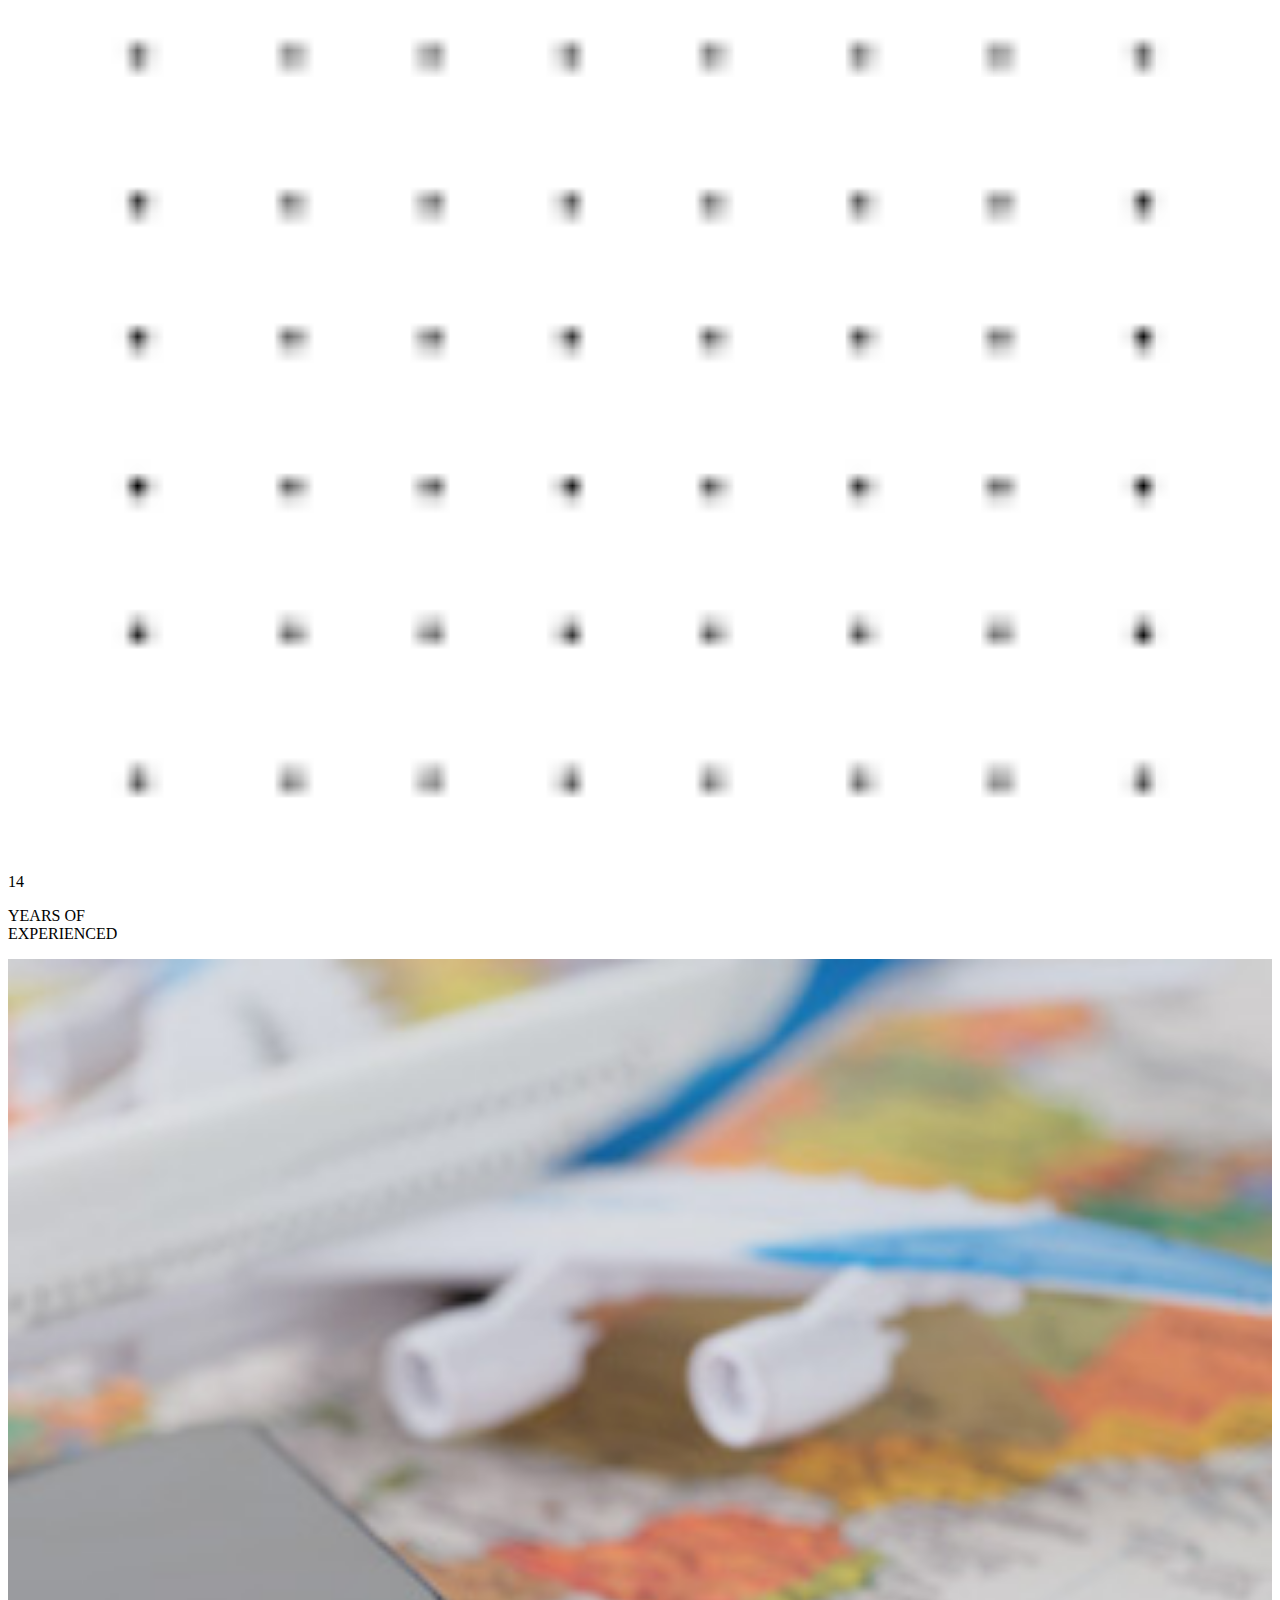
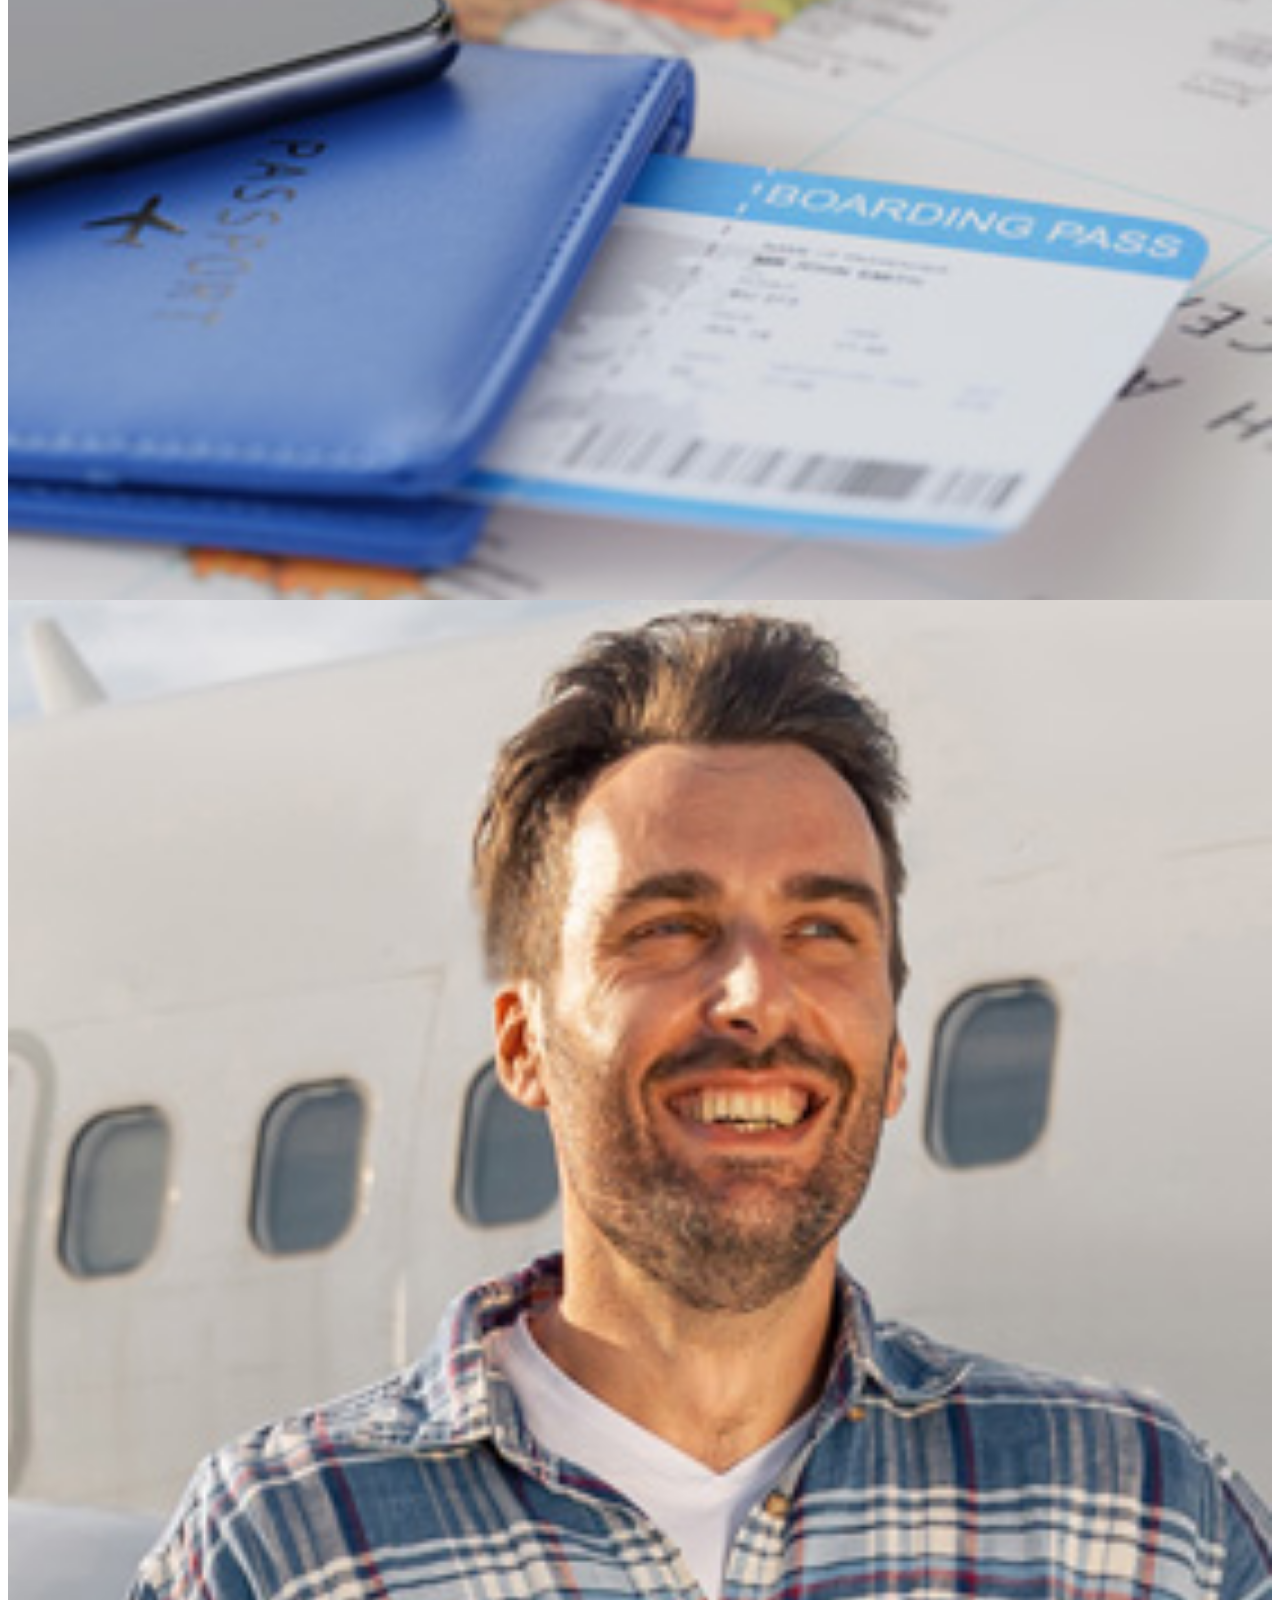
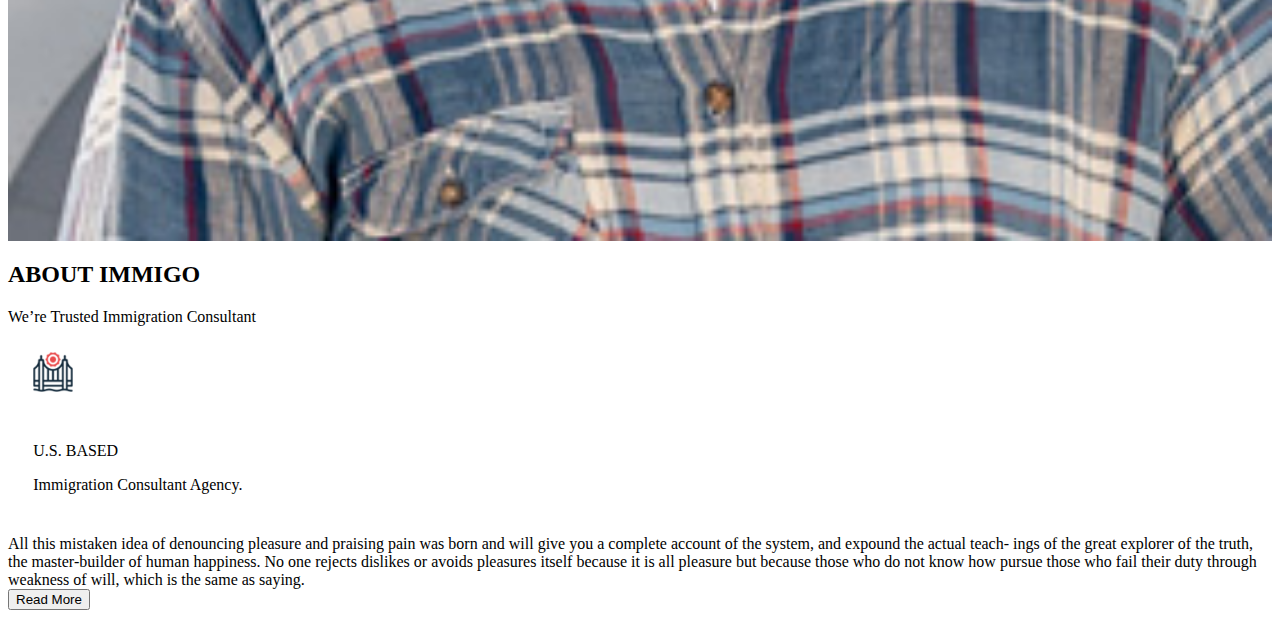
<file: section4.html>
<html>

<body>
    <div class="home-section4-info1">
        <div class="home-section4-info1-left">
            <img src="../assets/about-1.jpg" width="100%" />
            <div class="grid2">

                <img src="../assets/dot-box.png" width="100%" />
                <div class="gr">
                    <span>14</span>
                    <p>YEARS OF<br /> EXPERIENCED</p>
                </div>
            </div>
            <img src="../assets/about-2.jpg" width="100%" />
            <img src="../assets/about-3.jpg" width="100%" />
        </div>
        <div class="home-section4-info1-right">
            <div  class="home-section4-info1-right-part">
                <h2>ABOUT IMMIGO
                </h2>
                <div class="contacts">
                    <span>We’re Trusted
                        Immigration Consultant</span>
                </div>
                <div class="home-section4_information">
                    <div style="padding: 2%; "><img src="./assets/icon-4.png" width="40"></div>
                    <div style="padding: 2%;">
                        <span>U.S. BASED</span>
                        <p>Immigration Consultant Agency.</p>
                    </div>
                </div>
                <div class="contacts1">
                    <span>All this mistaken idea of denouncing pleasure and praising pain was born and will give you a
                        complete account of the system, and expound the actual teach- ings of the great explorer of the
                        truth, the master-builder of human happiness. No one rejects dislikes or avoids pleasures itself
                        because it is all pleasure but because those who do not know how pursue those who fail their
                        duty through weakness of will, which is the same as saying.</span>
                </div>

            </div>
            <button>Read More <i class="fa fa-chevron-right"></i></button>
        </div>
    </div>
    </div>
</body>

</html>
</file>
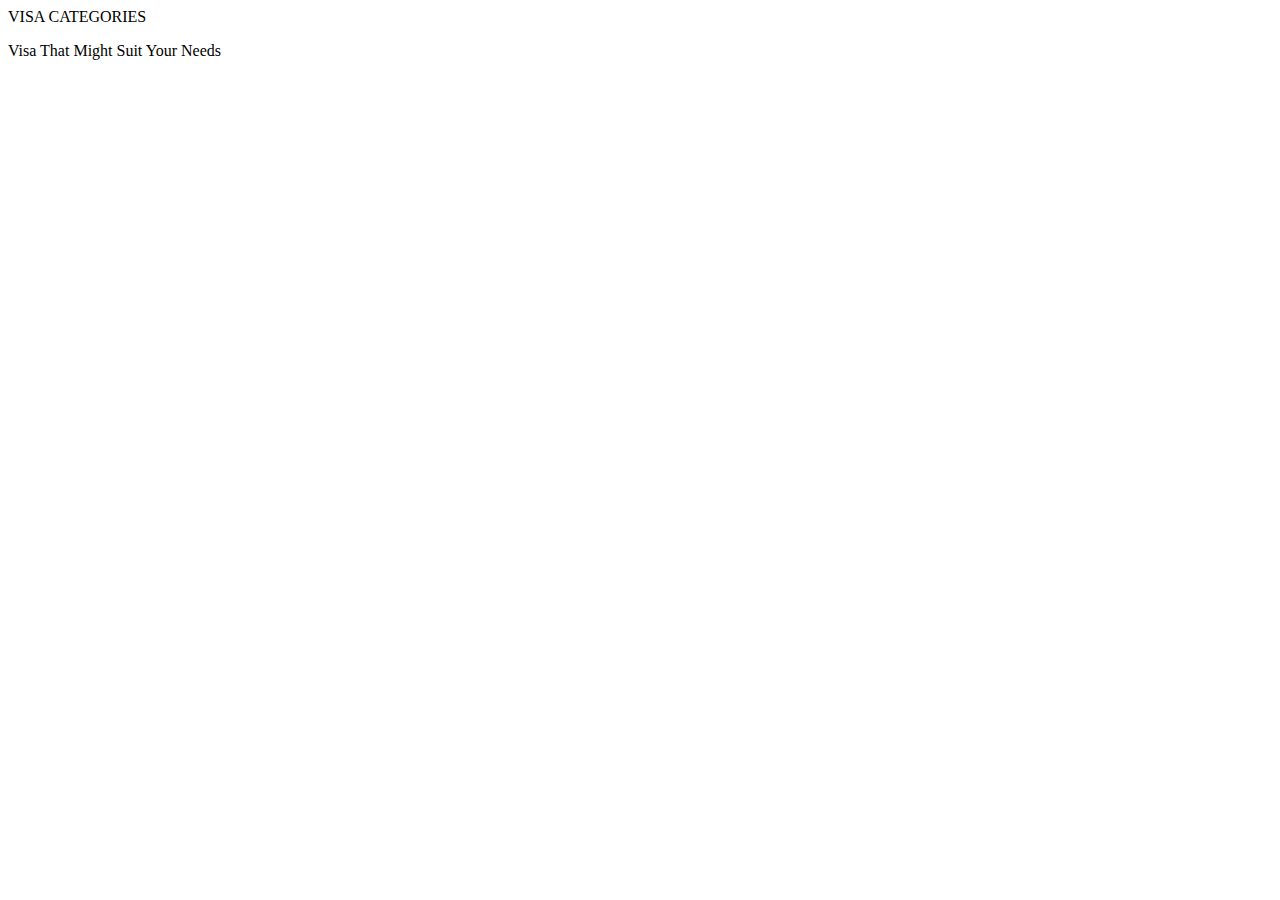
<file: visa.html>
<html>

<body>

    <div class="visa-container">
        <div class="visa-banner">
            <div class="visa-banner_div">
                <div class="visa-banner_div1">
                    <p>
                        VISA CATEGORIES
                    </p>
                    <span>Visa That Might Suit Your Needs</span>
                </div>
            </div>
        </div>
    </div>
</body>

</html>
</file>
